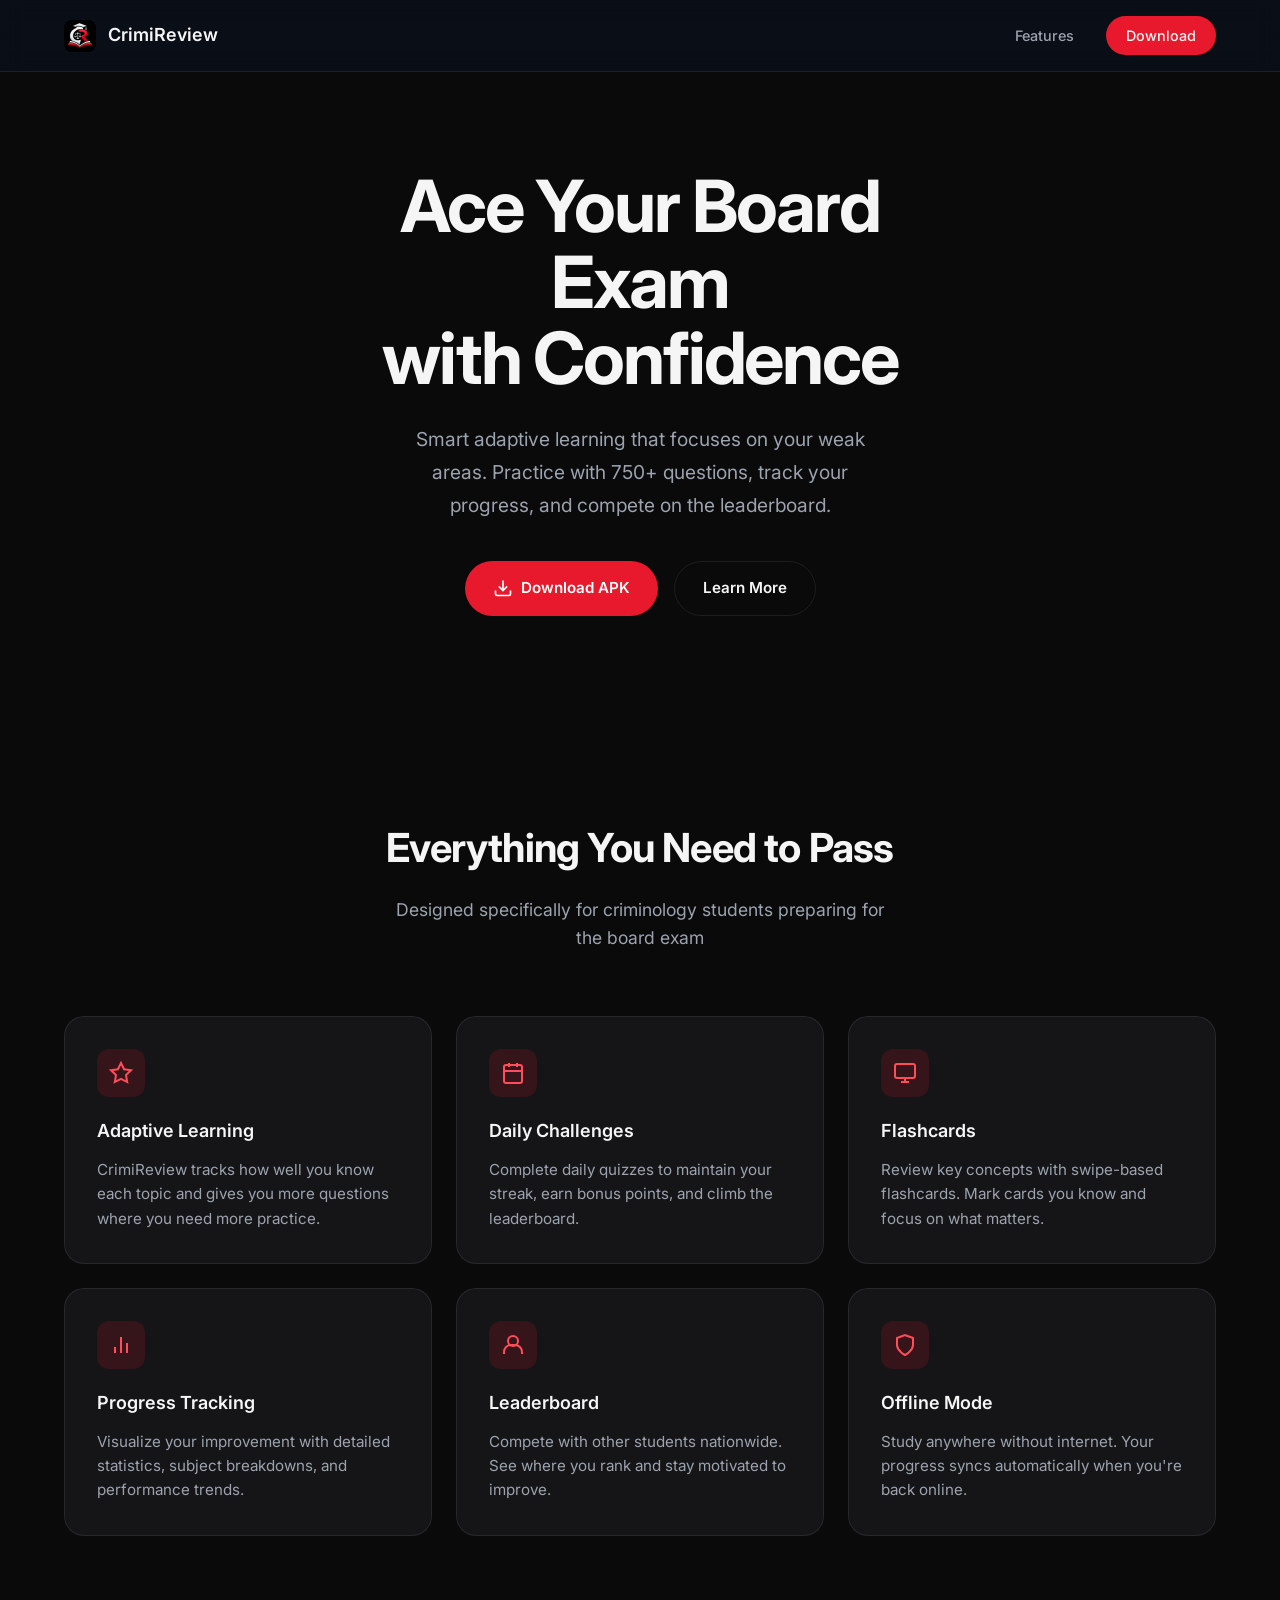
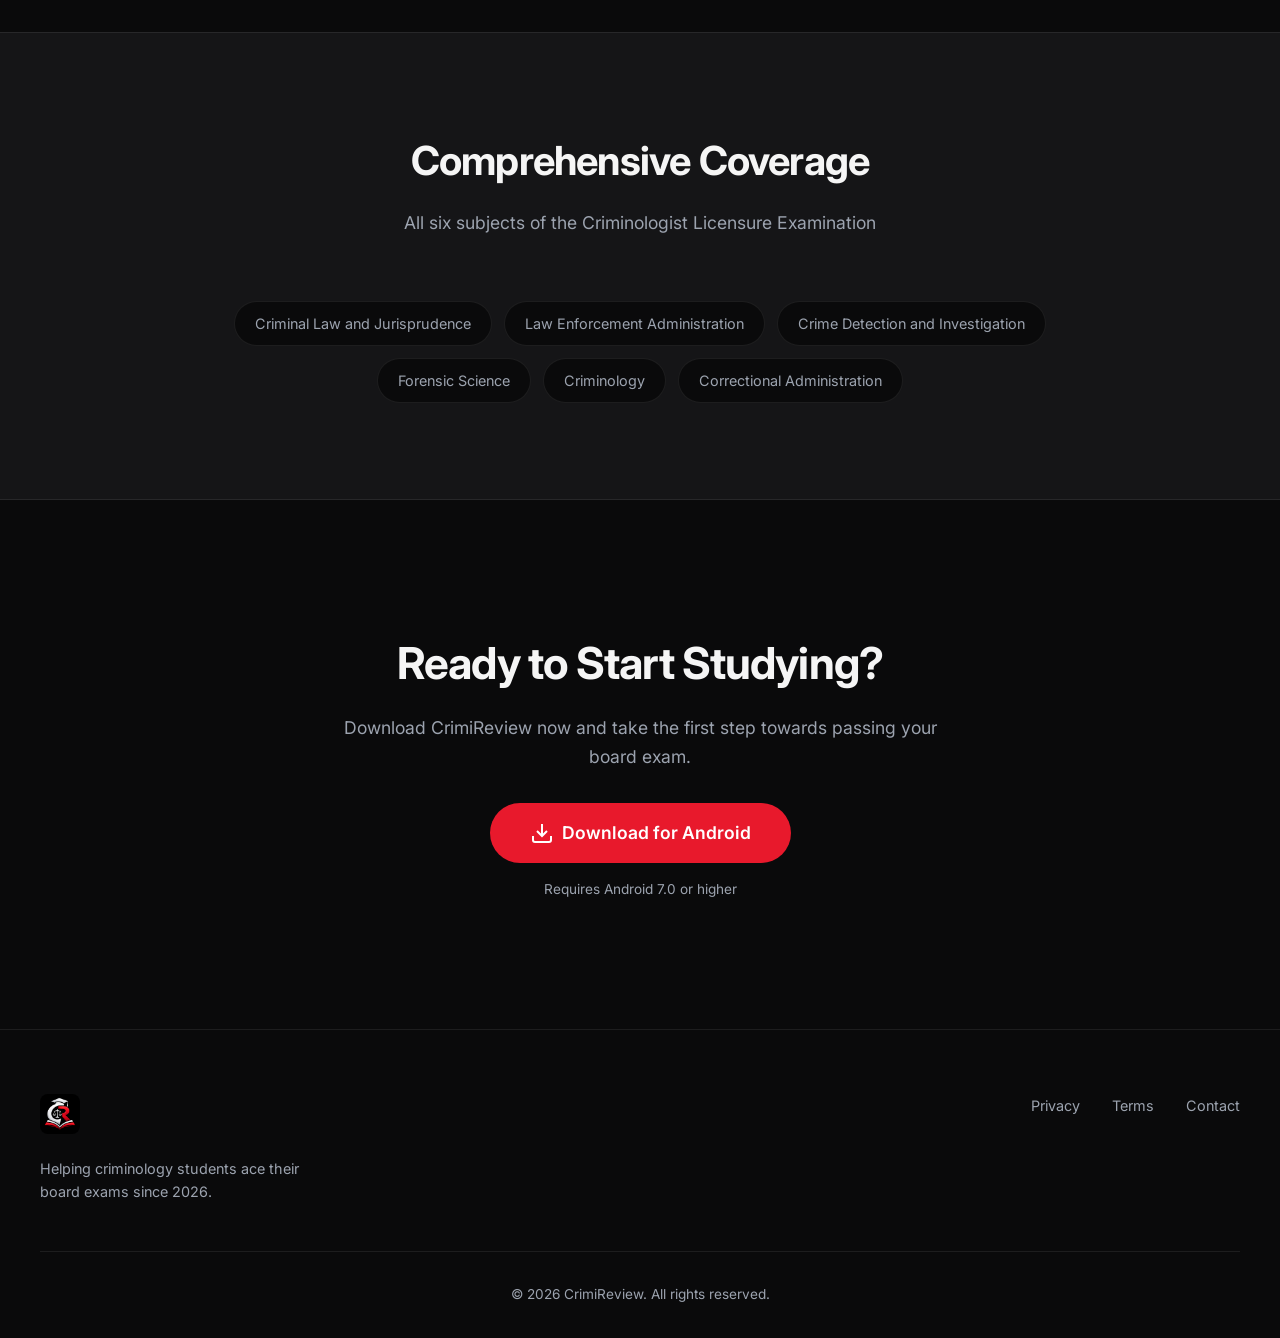
<file: index.html>
<!DOCTYPE html>
<html lang="en">
<head>
  <meta charset="UTF-8">
  <meta name="viewport" content="width=device-width, initial-scale=1.0">
  <title>CrimiReview</title>
  <meta name="description" content="Master your criminology board exam with adaptive learning, daily challenges, and comprehensive study materials.">
  <link rel="preconnect" href="https://fonts.googleapis.com">
  <link rel="preconnect" href="https://fonts.gstatic.com" crossorigin>
  <link href="https://fonts.googleapis.com/css2?family=Inter:wght@400;500;600;700&display=swap" rel="stylesheet">
  <link rel="icon" type="image/png" href="assets/favicon.png">
  <link rel="apple-touch-icon" href="assets/apple-touch-icon.png">
  <meta name="theme-color" content="#0A0A0B">
  <link rel="stylesheet" href="styles.css">
</head>
<body>
  <!-- Navigation -->
  <nav class="nav">
    <div class="nav-container">
      <a href="#" class="nav-logo">
        <img src="assets/logo.png" alt="CrimiReview" class="nav-logo-img">
        <span>CrimiReview</span>
      </a>
      <div class="nav-links">
        <a href="#features">Features</a>
        <a href="#download" class="nav-cta">Download</a>
      </div>
    </div>
  </nav>

  <!-- Hero Section -->
  <section class="hero">
    <div class="hero-content">
      <h1>Ace Your Board Exam<br>with Confidence</h1>
      <p class="hero-subtitle">Smart adaptive learning that focuses on your weak areas. Practice with 750+ questions, track your progress, and compete on the leaderboard.</p>
      <div class="hero-actions">
        <a href="#download" class="btn btn-primary">
          <svg width="20" height="20" viewBox="0 0 24 24" fill="none" stroke="currentColor" stroke-width="2">
            <path d="M21 15v4a2 2 0 0 1-2 2H5a2 2 0 0 1-2-2v-4"/>
            <polyline points="7 10 12 15 17 10"/>
            <line x1="12" y1="15" x2="12" y2="3"/>
          </svg>
          Download APK
        </a>
        <a href="#features" class="btn btn-secondary">Learn More</a>
      </div>
    </div>
  </section>

  <!-- Features Section -->
  <section id="features" class="features">
    <div class="section-header">
      <h2>Everything You Need to Pass</h2>
      <p>Designed specifically for criminology students preparing for the board exam</p>
    </div>
    <div class="features-grid">
      <div class="feature-card">
        <div class="feature-icon">
          <svg viewBox="0 0 24 24" fill="none" stroke="currentColor" stroke-width="2">
            <path d="M12 2l3.09 6.26L22 9.27l-5 4.87 1.18 6.88L12 17.77l-6.18 3.25L7 14.14 2 9.27l6.91-1.01L12 2z"/>
          </svg>
        </div>
        <h3>Adaptive Learning</h3>
        <p>CrimiReview tracks how well you know each topic and gives you more questions where you need more practice.</p>
      </div>
      <div class="feature-card">
        <div class="feature-icon">
          <svg viewBox="0 0 24 24" fill="none" stroke="currentColor" stroke-width="2">
            <rect x="3" y="4" width="18" height="18" rx="2" ry="2"/>
            <line x1="16" y1="2" x2="16" y2="6"/>
            <line x1="8" y1="2" x2="8" y2="6"/>
            <line x1="3" y1="10" x2="21" y2="10"/>
          </svg>
        </div>
        <h3>Daily Challenges</h3>
        <p>Complete daily quizzes to maintain your streak, earn bonus points, and climb the leaderboard.</p>
      </div>
      <div class="feature-card">
        <div class="feature-icon">
          <svg viewBox="0 0 24 24" fill="none" stroke="currentColor" stroke-width="2">
            <rect x="2" y="3" width="20" height="14" rx="2" ry="2"/>
            <line x1="8" y1="21" x2="16" y2="21"/>
            <line x1="12" y1="17" x2="12" y2="21"/>
          </svg>
        </div>
        <h3>Flashcards</h3>
        <p>Review key concepts with swipe-based flashcards. Mark cards you know and focus on what matters.</p>
      </div>
      <div class="feature-card">
        <div class="feature-icon">
          <svg viewBox="0 0 24 24" fill="none" stroke="currentColor" stroke-width="2">
            <line x1="18" y1="20" x2="18" y2="10"/>
            <line x1="12" y1="20" x2="12" y2="4"/>
            <line x1="6" y1="20" x2="6" y2="14"/>
          </svg>
        </div>
        <h3>Progress Tracking</h3>
        <p>Visualize your improvement with detailed statistics, subject breakdowns, and performance trends.</p>
      </div>
      <div class="feature-card">
        <div class="feature-icon">
          <svg viewBox="0 0 24 24" fill="none" stroke="currentColor" stroke-width="2">
            <circle cx="12" cy="8" r="5"/>
            <path d="M3 21v-2a7 7 0 0 1 7-7h4a7 7 0 0 1 7 7v2"/>
          </svg>
        </div>
        <h3>Leaderboard</h3>
        <p>Compete with other students nationwide. See where you rank and stay motivated to improve.</p>
      </div>
      <div class="feature-card">
        <div class="feature-icon">
          <svg viewBox="0 0 24 24" fill="none" stroke="currentColor" stroke-width="2">
            <path d="M12 22s8-4 8-10V5l-8-3-8 3v7c0 6 8 10 8 10z"/>
          </svg>
        </div>
        <h3>Offline Mode</h3>
        <p>Study anywhere without internet. Your progress syncs automatically when you're back online.</p>
      </div>
    </div>
  </section>

  <!-- Subjects Section -->
  <section class="subjects">
    <div class="section-header">
      <h2>Comprehensive Coverage</h2>
      <p>All six subjects of the Criminologist Licensure Examination</p>
    </div>
    <div class="subjects-list">
      <span class="subject-tag">Criminal Law and Jurisprudence</span>
      <span class="subject-tag">Law Enforcement Administration</span>
      <span class="subject-tag">Crime Detection and Investigation</span>
      <span class="subject-tag">Forensic Science</span>
      <span class="subject-tag">Criminology</span>
      <span class="subject-tag">Correctional Administration</span>
    </div>
  </section>

  <!-- Download Section -->
  <section id="download" class="download">
    <div class="download-content">
      <h2>Ready to Start Studying?</h2>
      <p>Download CrimiReview now and take the first step towards passing your board exam.</p>
      <a href="https://www.crimireview.app/download" class="btn btn-primary btn-large">
        <svg width="24" height="24" viewBox="0 0 24 24" fill="none" stroke="currentColor" stroke-width="2">
          <path d="M21 15v4a2 2 0 0 1-2 2H5a2 2 0 0 1-2-2v-4"/>
          <polyline points="7 10 12 15 17 10"/>
          <line x1="12" y1="15" x2="12" y2="3"/>
        </svg>
        Download for Android
      </a>
      <p class="download-note">Requires Android 7.0 or higher</p>
    </div>
  </section>

  <!-- Footer -->
  <footer class="footer">
    <div class="footer-content">
      <div class="footer-brand">
        <img src="assets/logo.png" alt="CrimiReview" class="footer-logo">
        <p>Helping criminology students ace their board exams since 2026.</p>
      </div>
      <div class="footer-links">
        <a href="privacy.html">Privacy</a>
        <a href="terms.html">Terms</a>
        <a href="mailto:support@crimireview.app">Contact</a>
      </div>
    </div>
    <div class="footer-bottom">
      <p>&copy; 2026 CrimiReview. All rights reserved.</p>
    </div>
  </footer>

  <script src="script.js"></script>
</body>
</html>
</file>
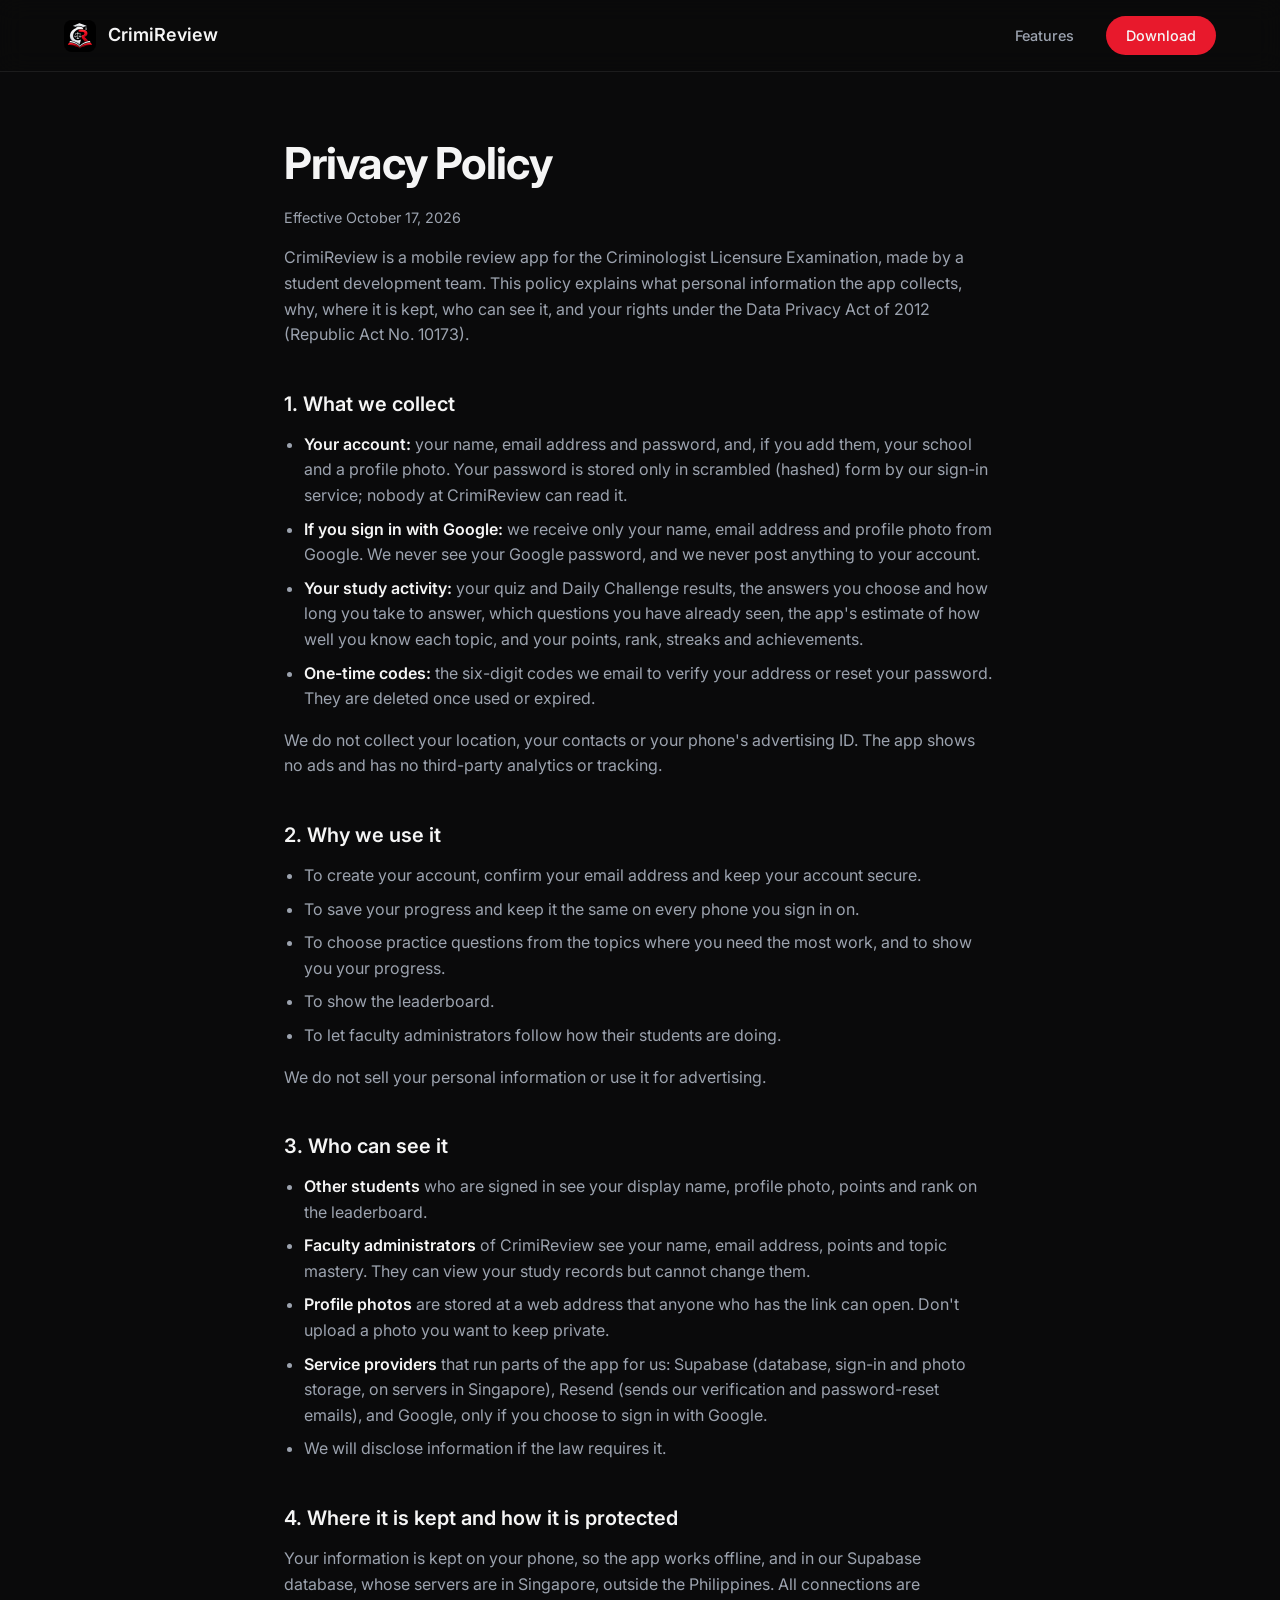
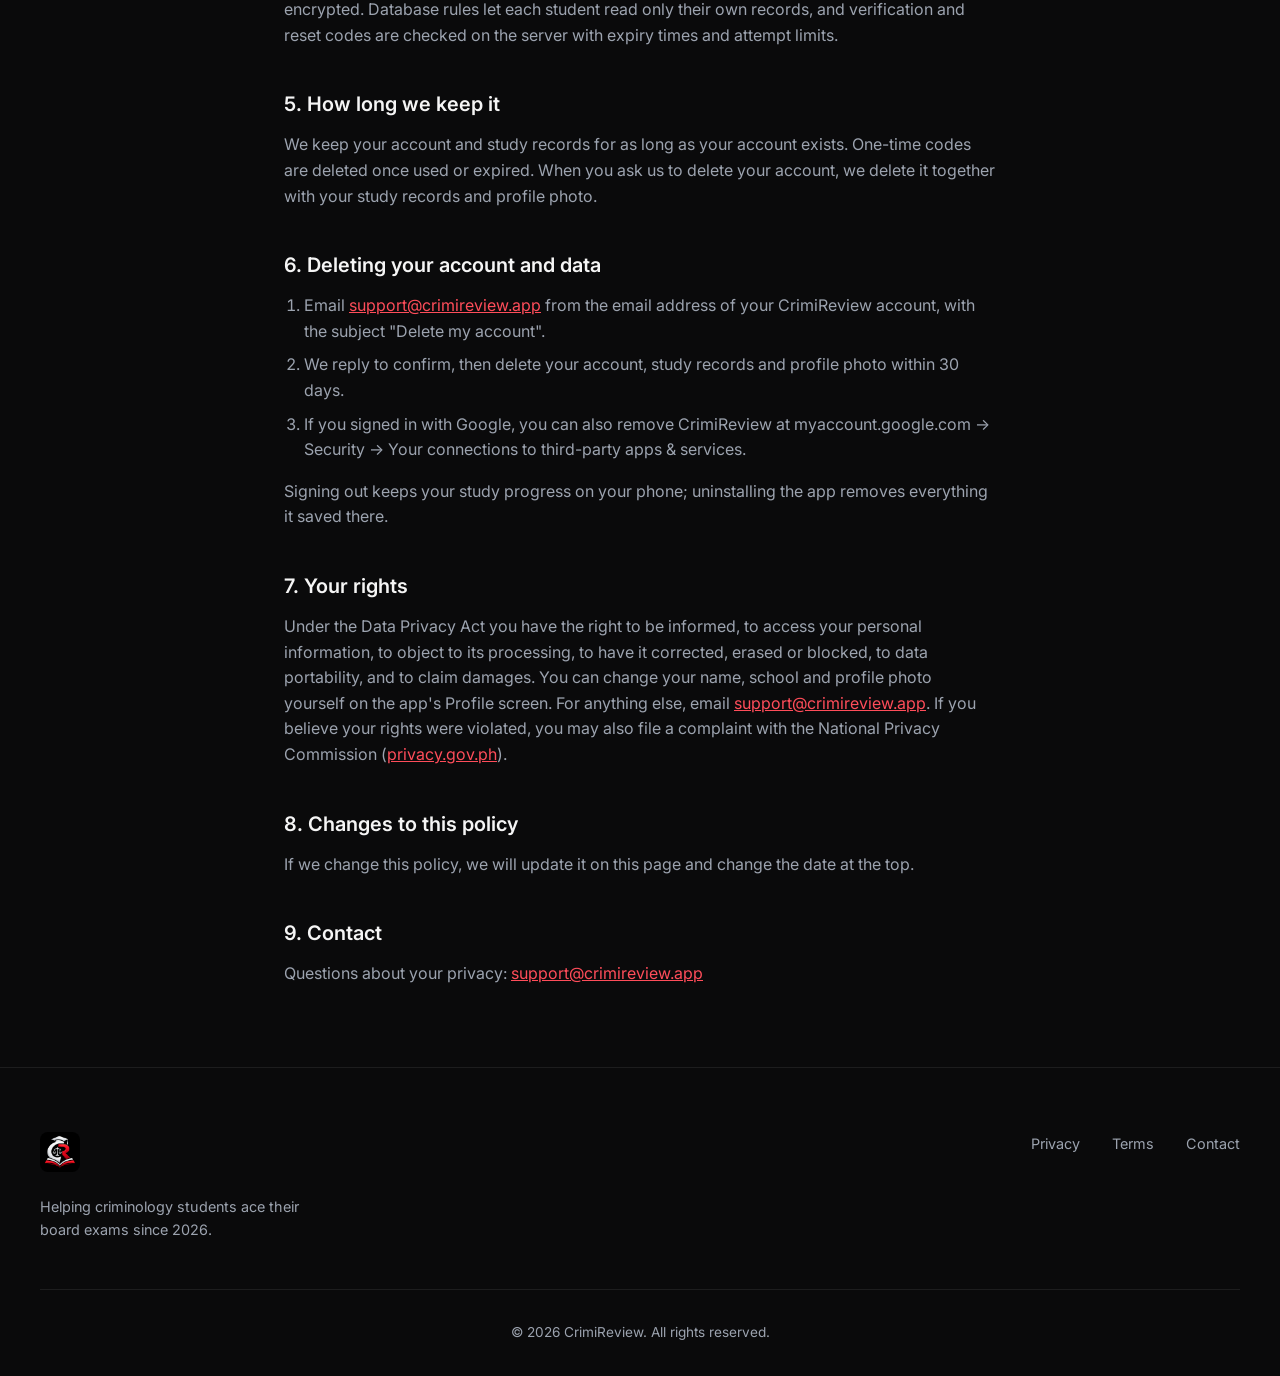
<file: privacy.html>
<!DOCTYPE html>
<html lang="en">
<head>
  <meta charset="UTF-8">
  <meta name="viewport" content="width=device-width, initial-scale=1.0">
  <title>Privacy Policy · CrimiReview</title>
  <meta name="description" content="What personal information CrimiReview collects, why, where it is kept, who can see it, and your rights under the Data Privacy Act of 2012.">
  <link rel="preconnect" href="https://fonts.googleapis.com">
  <link rel="preconnect" href="https://fonts.gstatic.com" crossorigin>
  <link href="https://fonts.googleapis.com/css2?family=Inter:wght@400;500;600;700&display=swap" rel="stylesheet">
  <link rel="icon" type="image/png" href="assets/favicon.png">
  <link rel="apple-touch-icon" href="assets/apple-touch-icon.png">
  <meta name="theme-color" content="#0A0A0B">
  <link rel="stylesheet" href="styles.css">
</head>
<body>
  <nav class="nav">
    <div class="nav-container">
      <a href="index.html" class="nav-logo">
        <img src="assets/logo.png" alt="CrimiReview" class="nav-logo-img">
        <span>CrimiReview</span>
      </a>
      <div class="nav-links">
        <a href="index.html#features">Features</a>
        <a href="index.html#download" class="nav-cta">Download</a>
      </div>
    </div>
  </nav>

  <main class="legal">
    <h1>Privacy Policy</h1>
    <p class="legal-date">Effective October 17, 2026</p>

    <p>CrimiReview is a mobile review app for the Criminologist Licensure Examination, made by a student development team. This policy explains what personal information the app collects, why, where it is kept, who can see it, and your rights under the Data Privacy Act of 2012 (Republic Act No. 10173).</p>

    <h2>1. What we collect</h2>
    <ul>
      <li><strong>Your account:</strong> your name, email address and password, and, if you add them, your school and a profile photo. Your password is stored only in scrambled (hashed) form by our sign-in service; nobody at CrimiReview can read it.</li>
      <li><strong>If you sign in with Google:</strong> we receive only your name, email address and profile photo from Google. We never see your Google password, and we never post anything to your account.</li>
      <li><strong>Your study activity:</strong> your quiz and Daily Challenge results, the answers you choose and how long you take to answer, which questions you have already seen, the app's estimate of how well you know each topic, and your points, rank, streaks and achievements.</li>
      <li><strong>One-time codes:</strong> the six-digit codes we email to verify your address or reset your password. They are deleted once used or expired.</li>
    </ul>
    <p>We do not collect your location, your contacts or your phone's advertising ID. The app shows no ads and has no third-party analytics or tracking.</p>

    <h2>2. Why we use it</h2>
    <ul>
      <li>To create your account, confirm your email address and keep your account secure.</li>
      <li>To save your progress and keep it the same on every phone you sign in on.</li>
      <li>To choose practice questions from the topics where you need the most work, and to show you your progress.</li>
      <li>To show the leaderboard.</li>
      <li>To let faculty administrators follow how their students are doing.</li>
    </ul>
    <p>We do not sell your personal information or use it for advertising.</p>

    <h2>3. Who can see it</h2>
    <ul>
      <li><strong>Other students</strong> who are signed in see your display name, profile photo, points and rank on the leaderboard.</li>
      <li><strong>Faculty administrators</strong> of CrimiReview see your name, email address, points and topic mastery. They can view your study records but cannot change them.</li>
      <li><strong>Profile photos</strong> are stored at a web address that anyone who has the link can open. Don't upload a photo you want to keep private.</li>
      <li><strong>Service providers</strong> that run parts of the app for us: Supabase (database, sign-in and photo storage, on servers in Singapore), Resend (sends our verification and password-reset emails), and Google, only if you choose to sign in with Google.</li>
      <li>We will disclose information if the law requires it.</li>
    </ul>

    <h2>4. Where it is kept and how it is protected</h2>
    <p>Your information is kept on your phone, so the app works offline, and in our Supabase database, whose servers are in Singapore, outside the Philippines. All connections are encrypted. Database rules let each student read only their own records, and verification and reset codes are checked on the server with expiry times and attempt limits.</p>

    <h2>5. How long we keep it</h2>
    <p>We keep your account and study records for as long as your account exists. One-time codes are deleted once used or expired. When you ask us to delete your account, we delete it together with your study records and profile photo.</p>

    <h2 id="delete-your-data">6. Deleting your account and data</h2>
    <ol>
      <li>Email <a href="mailto:support@crimireview.app?subject=Delete%20my%20CrimiReview%20account">support@crimireview.app</a> from the email address of your CrimiReview account, with the subject "Delete my account".</li>
      <li>We reply to confirm, then delete your account, study records and profile photo within 30 days.</li>
      <li>If you signed in with Google, you can also remove CrimiReview at myaccount.google.com → Security → Your connections to third-party apps &amp; services.</li>
    </ol>
    <p>Signing out keeps your study progress on your phone; uninstalling the app removes everything it saved there.</p>

    <h2>7. Your rights</h2>
    <p>Under the Data Privacy Act you have the right to be informed, to access your personal information, to object to its processing, to have it corrected, erased or blocked, to data portability, and to claim damages. You can change your name, school and profile photo yourself on the app's Profile screen. For anything else, email <a href="mailto:support@crimireview.app">support@crimireview.app</a>. If you believe your rights were violated, you may also file a complaint with the National Privacy Commission (<a href="https://privacy.gov.ph" rel="noopener">privacy.gov.ph</a>).</p>

    <h2>8. Changes to this policy</h2>
    <p>If we change this policy, we will update it on this page and change the date at the top.</p>

    <h2>9. Contact</h2>
    <p>Questions about your privacy: <a href="mailto:support@crimireview.app">support@crimireview.app</a></p>
  </main>

  <footer class="footer">
    <div class="footer-content">
      <div class="footer-brand">
        <img src="assets/logo.png" alt="CrimiReview" class="footer-logo">
        <p>Helping criminology students ace their board exams since 2026.</p>
      </div>
      <div class="footer-links">
        <a href="privacy.html">Privacy</a>
        <a href="terms.html">Terms</a>
        <a href="mailto:support@crimireview.app">Contact</a>
      </div>
    </div>
    <div class="footer-bottom">
      <p>&copy; 2026 CrimiReview. All rights reserved.</p>
    </div>
  </footer>
</body>
</html>
</file>
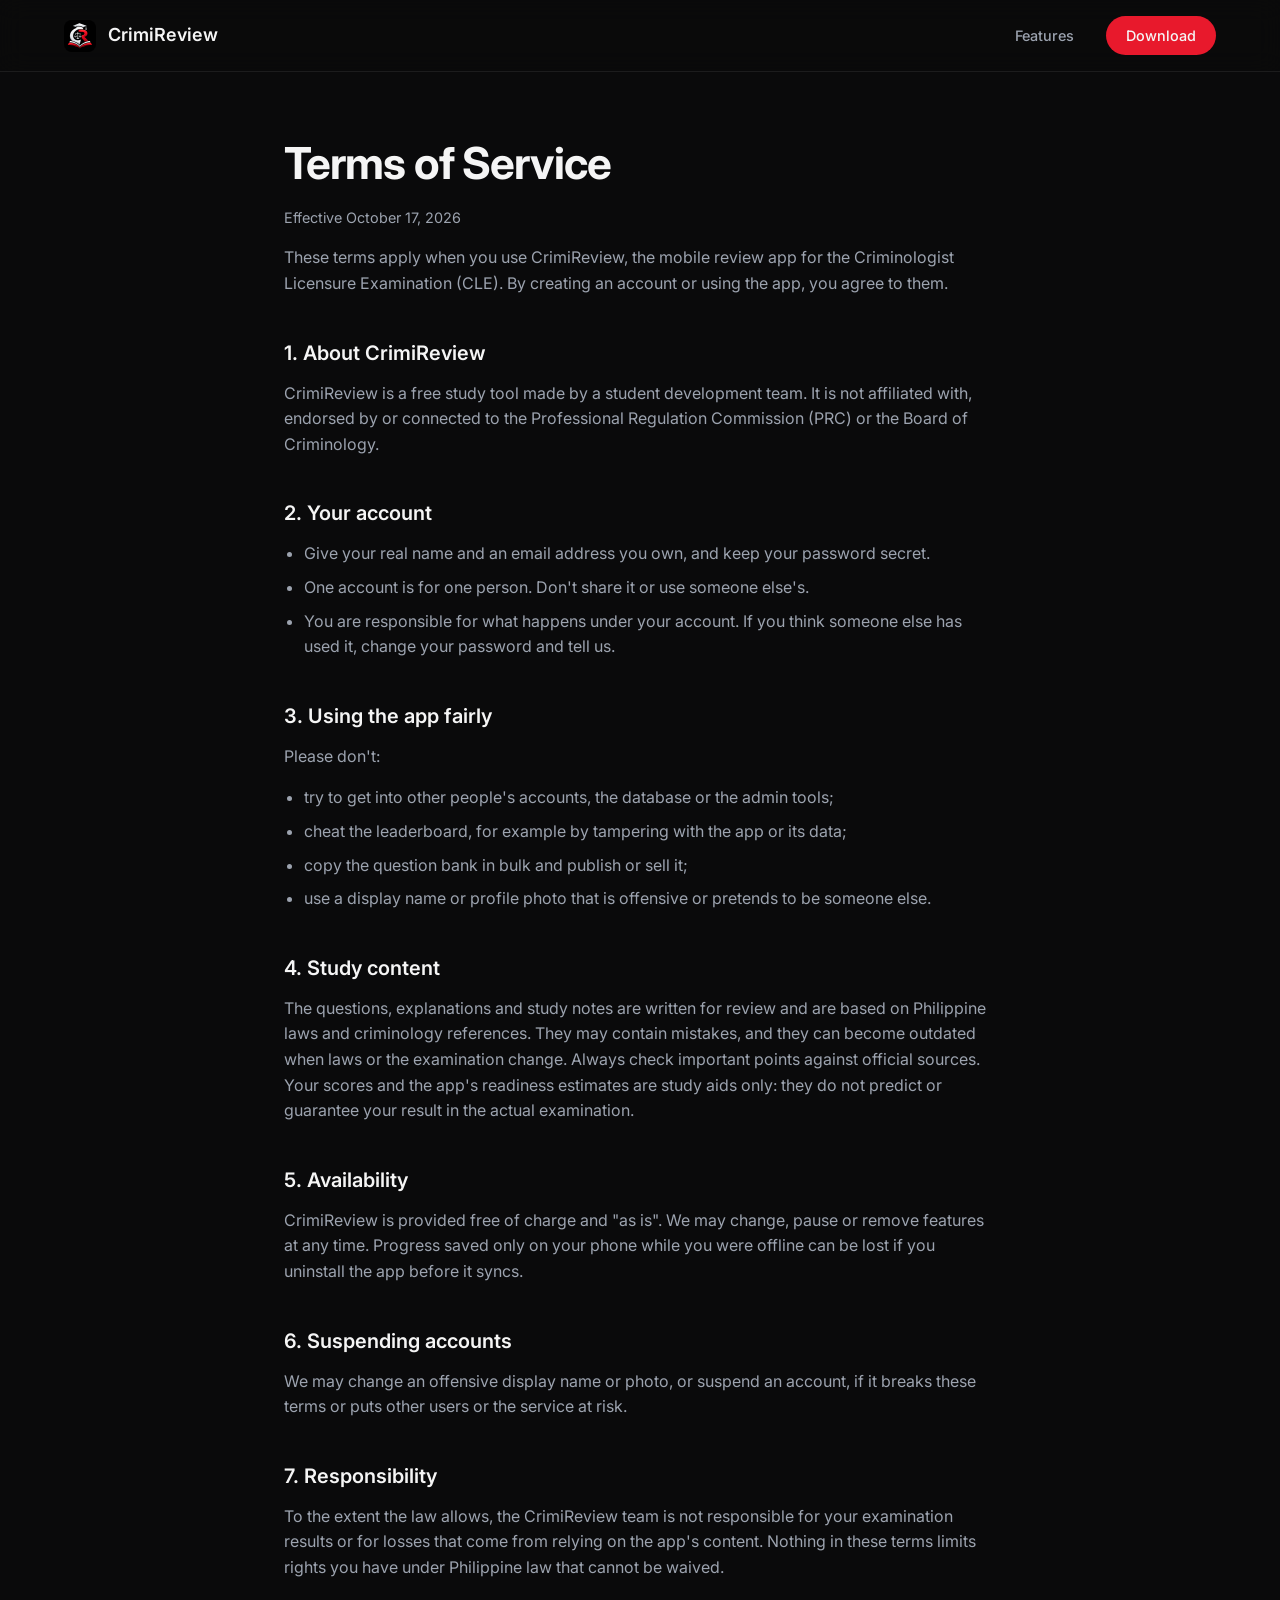
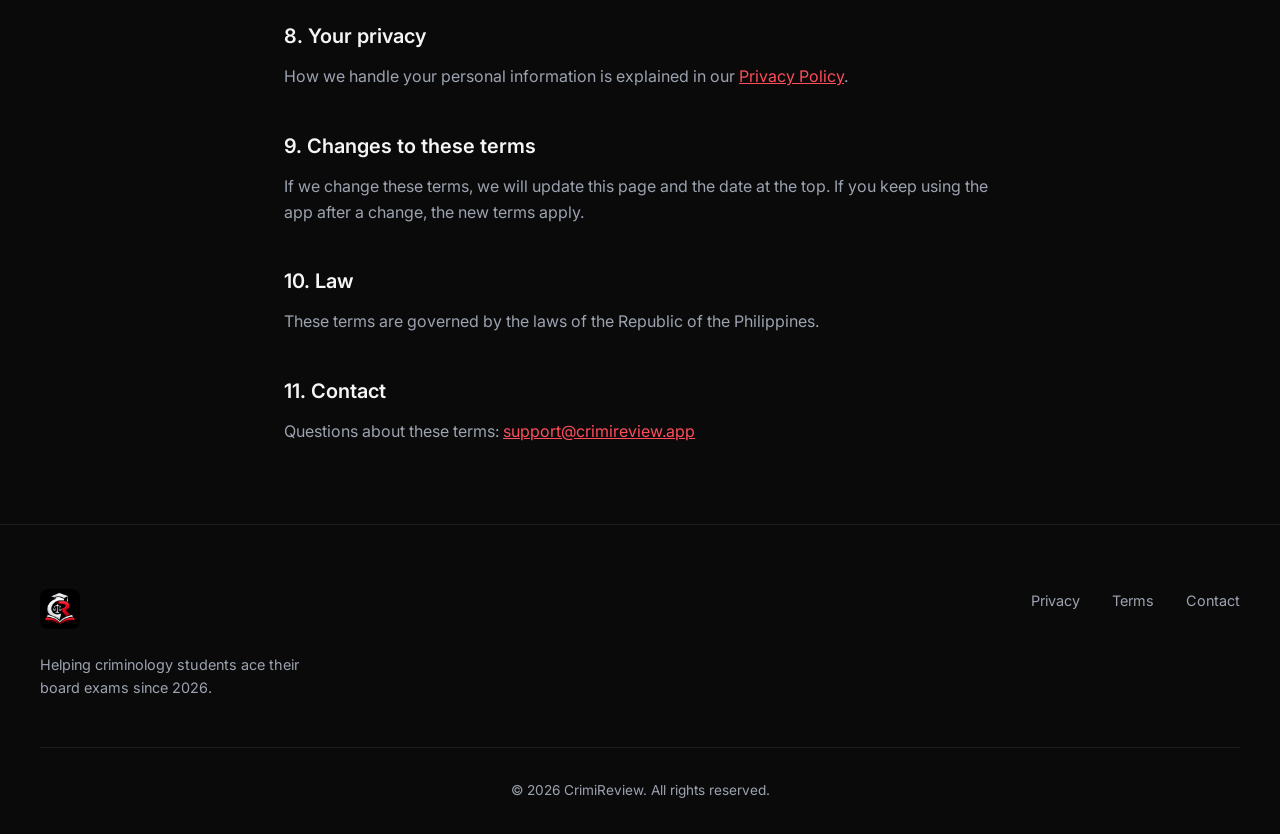
<file: terms.html>
<!DOCTYPE html>
<html lang="en">
<head>
  <meta charset="UTF-8">
  <meta name="viewport" content="width=device-width, initial-scale=1.0">
  <title>Terms of Service · CrimiReview</title>
  <meta name="description" content="The terms for using CrimiReview, the review app for the Criminologist Licensure Examination.">
  <link rel="preconnect" href="https://fonts.googleapis.com">
  <link rel="preconnect" href="https://fonts.gstatic.com" crossorigin>
  <link href="https://fonts.googleapis.com/css2?family=Inter:wght@400;500;600;700&display=swap" rel="stylesheet">
  <link rel="icon" type="image/png" href="assets/favicon.png">
  <link rel="apple-touch-icon" href="assets/apple-touch-icon.png">
  <meta name="theme-color" content="#0A0A0B">
  <link rel="stylesheet" href="styles.css">
</head>
<body>
  <nav class="nav">
    <div class="nav-container">
      <a href="index.html" class="nav-logo">
        <img src="assets/logo.png" alt="CrimiReview" class="nav-logo-img">
        <span>CrimiReview</span>
      </a>
      <div class="nav-links">
        <a href="index.html#features">Features</a>
        <a href="index.html#download" class="nav-cta">Download</a>
      </div>
    </div>
  </nav>

  <main class="legal">
    <h1>Terms of Service</h1>
    <p class="legal-date">Effective October 17, 2026</p>

    <p>These terms apply when you use CrimiReview, the mobile review app for the Criminologist Licensure Examination (CLE). By creating an account or using the app, you agree to them.</p>

    <h2>1. About CrimiReview</h2>
    <p>CrimiReview is a free study tool made by a student development team. It is not affiliated with, endorsed by or connected to the Professional Regulation Commission (PRC) or the Board of Criminology.</p>

    <h2>2. Your account</h2>
    <ul>
      <li>Give your real name and an email address you own, and keep your password secret.</li>
      <li>One account is for one person. Don't share it or use someone else's.</li>
      <li>You are responsible for what happens under your account. If you think someone else has used it, change your password and tell us.</li>
    </ul>

    <h2>3. Using the app fairly</h2>
    <p>Please don't:</p>
    <ul>
      <li>try to get into other people's accounts, the database or the admin tools;</li>
      <li>cheat the leaderboard, for example by tampering with the app or its data;</li>
      <li>copy the question bank in bulk and publish or sell it;</li>
      <li>use a display name or profile photo that is offensive or pretends to be someone else.</li>
    </ul>

    <h2>4. Study content</h2>
    <p>The questions, explanations and study notes are written for review and are based on Philippine laws and criminology references. They may contain mistakes, and they can become outdated when laws or the examination change. Always check important points against official sources. Your scores and the app's readiness estimates are study aids only: they do not predict or guarantee your result in the actual examination.</p>

    <h2>5. Availability</h2>
    <p>CrimiReview is provided free of charge and "as is". We may change, pause or remove features at any time. Progress saved only on your phone while you were offline can be lost if you uninstall the app before it syncs.</p>

    <h2>6. Suspending accounts</h2>
    <p>We may change an offensive display name or photo, or suspend an account, if it breaks these terms or puts other users or the service at risk.</p>

    <h2>7. Responsibility</h2>
    <p>To the extent the law allows, the CrimiReview team is not responsible for your examination results or for losses that come from relying on the app's content. Nothing in these terms limits rights you have under Philippine law that cannot be waived.</p>

    <h2>8. Your privacy</h2>
    <p>How we handle your personal information is explained in our <a href="privacy.html">Privacy Policy</a>.</p>

    <h2>9. Changes to these terms</h2>
    <p>If we change these terms, we will update this page and the date at the top. If you keep using the app after a change, the new terms apply.</p>

    <h2>10. Law</h2>
    <p>These terms are governed by the laws of the Republic of the Philippines.</p>

    <h2>11. Contact</h2>
    <p>Questions about these terms: <a href="mailto:support@crimireview.app">support@crimireview.app</a></p>
  </main>

  <footer class="footer">
    <div class="footer-content">
      <div class="footer-brand">
        <img src="assets/logo.png" alt="CrimiReview" class="footer-logo">
        <p>Helping criminology students ace their board exams since 2026.</p>
      </div>
      <div class="footer-links">
        <a href="privacy.html">Privacy</a>
        <a href="terms.html">Terms</a>
        <a href="mailto:support@crimireview.app">Contact</a>
      </div>
    </div>
    <div class="footer-bottom">
      <p>&copy; 2026 CrimiReview. All rights reserved.</p>
    </div>
  </footer>
</body>
</html>
</file>
<file: styles.css>
/* Hallmark · pre-emit critique: P5 H4 E5 S4 R5 V4 */

:root {
  --color-bg: #0A0A0B;
  --color-surface: #151517;
  --color-surface-hover: #1F1F22;
  /* The logo's red (app: AppPalette, dark mode). */
  --color-accent: #E8192C;
  --color-accent-light: #FF4D5A;
  --color-accent-glow: rgba(232, 25, 44, 0.15);
  --color-text: #F5F5F5;
  --color-text-muted: #9CA3AF;
  --color-border: rgba(255, 255, 255, 0.08);
  --font-body: 'Inter', -apple-system, BlinkMacSystemFont, sans-serif;
  --radius-sm: 8px;
  --radius-md: 12px;
  --radius-lg: 20px;
  --radius-full: 9999px;
}

*, *::before, *::after {
  box-sizing: border-box;
  margin: 0;
  padding: 0;
}

html {
  scroll-behavior: smooth;
  overflow-x: clip;
}

body {
  font-family: var(--font-body);
  background: var(--color-bg);
  color: var(--color-text);
  line-height: 1.6;
  overflow-x: clip;
  -webkit-font-smoothing: antialiased;
}

/* Navigation */
.nav {
  position: fixed;
  top: 0;
  left: 0;
  right: 0;
  z-index: 100;
  padding: 1rem 0;
  background: rgba(10, 10, 11, 0.8);
  backdrop-filter: blur(12px);
  border-bottom: 1px solid var(--color-border);
}

.nav-container {
  max-width: 1200px;
  margin: 0 auto;
  padding: 0 1.5rem;
  display: flex;
  align-items: center;
  justify-content: space-between;
}

.nav-logo {
  display: flex;
  align-items: center;
  gap: 0.75rem;
  text-decoration: none;
  color: var(--color-text);
  font-weight: 600;
  font-size: 1.125rem;
}

.nav-logo-img {
  width: 32px;
  height: 32px;
  border-radius: var(--radius-sm);
}

.nav-links {
  display: flex;
  align-items: center;
  gap: 2rem;
}

.nav-links a {
  text-decoration: none;
  color: var(--color-text-muted);
  font-size: 0.9rem;
  font-weight: 500;
  transition: color 0.2s;
}

.nav-links a:hover {
  color: var(--color-text);
}

.nav-cta {
  background: var(--color-accent);
  color: var(--color-text) !important;
  padding: 0.5rem 1.25rem;
  border-radius: var(--radius-full);
  transition: background 0.2s, transform 0.2s !important;
}

.nav-cta:hover {
  background: var(--color-accent-light);
  transform: translateY(-1px);
}

/* Buttons */
.btn {
  display: inline-flex;
  align-items: center;
  gap: 0.5rem;
  padding: 0.875rem 1.75rem;
  border-radius: var(--radius-full);
  font-weight: 600;
  font-size: 0.95rem;
  text-decoration: none;
  transition: all 0.2s;
  cursor: pointer;
  border: none;
}

.btn-primary {
  background: var(--color-accent);
  color: white;
}

.btn-primary:hover {
  background: var(--color-accent-light);
  transform: translateY(-2px);
  box-shadow: 0 8px 30px var(--color-accent-glow);
}

.btn-secondary {
  background: transparent;
  color: var(--color-text);
  border: 1px solid var(--color-border);
}

.btn-secondary:hover {
  background: var(--color-surface);
  border-color: var(--color-text-muted);
}

.btn-large {
  padding: 1rem 2.5rem;
  font-size: 1.1rem;
}

/* Hero Section */
.hero {
  min-height: 80vh;
  padding: 10rem 1.5rem 6rem;
  max-width: 800px;
  margin: 0 auto;
  display: flex;
  flex-direction: column;
  align-items: center;
  justify-content: center;
  text-align: center;
}

.hero-content {
  max-width: 650px;
}

.hero-badge {
  display: inline-block;
  padding: 0.5rem 1.25rem;
  background: var(--color-accent-glow);
  color: var(--color-accent-light);
  border-radius: var(--radius-full);
  font-size: 0.8rem;
  font-weight: 500;
  margin-bottom: 2rem;
  border: 1px solid rgba(232, 25, 44, 0.2);
  text-transform: uppercase;
  letter-spacing: 0.05em;
}

.hero h1 {
  font-size: clamp(2.5rem, 7vw, 4.5rem);
  font-weight: 700;
  line-height: 1.05;
  margin-bottom: 1.75rem;
  letter-spacing: -0.03em;
}

.hero-subtitle {
  font-size: 1.2rem;
  color: var(--color-text-muted);
  margin-bottom: 2.5rem;
  max-width: 500px;
  margin-left: auto;
  margin-right: auto;
  line-height: 1.7;
}

.hero-actions {
  display: flex;
  gap: 1rem;
  justify-content: center;
  flex-wrap: wrap;
}

.phone-mockup {
  position: relative;
  width: 260px;
  height: 540px;
  background: var(--color-surface);
  border-radius: 40px;
  padding: 10px;
  box-shadow: 
    0 50px 100px -20px rgba(0, 0, 0, 0.5),
    0 0 0 1px var(--color-border),
    inset 0 0 0 1px rgba(255, 255, 255, 0.05);
}

.phone-mockup::before {
  content: '';
  position: absolute;
  top: 18px;
  left: 50%;
  transform: translateX(-50%);
  width: 70px;
  height: 22px;
  background: var(--color-bg);
  border-radius: 20px;
  z-index: 10;
}

.phone-mockup img {
  width: 100%;
  height: 100%;
  object-fit: cover;
  border-radius: 30px;
  background: linear-gradient(180deg, var(--color-surface) 0%, var(--color-bg) 100%);
}

.hero-stats {
  display: flex;
  gap: 4rem;
  justify-content: center;
  padding: 2rem 3rem;
  background: var(--color-surface);
  border-radius: var(--radius-lg);
  border: 1px solid var(--color-border);
}

.stat {
  display: flex;
  flex-direction: column;
  align-items: center;
}

.stat-number {
  font-size: 2rem;
  font-weight: 700;
  color: var(--color-accent-light);
}

.stat-label {
  font-size: 0.875rem;
  color: var(--color-text-muted);
}

/* Section Header */
.section-header {
  text-align: center;
  margin-bottom: 4rem;
}

.section-header h2 {
  font-size: clamp(2rem, 4vw, 2.5rem);
  font-weight: 700;
  margin-bottom: 1rem;
  letter-spacing: -0.02em;
}

.section-header p {
  color: var(--color-text-muted);
  font-size: 1.1rem;
  max-width: 500px;
  margin: 0 auto;
}

/* Features Section */
.features {
  padding: 6rem 1.5rem;
  max-width: 1200px;
  margin: 0 auto;
}

.features-grid {
  display: grid;
  grid-template-columns: repeat(auto-fit, minmax(min(100%, 320px), 1fr));
  gap: 1.5rem;
}

.feature-card {
  background: var(--color-surface);
  border: 1px solid var(--color-border);
  border-radius: var(--radius-lg);
  padding: 2rem;
  transition: transform 0.2s, border-color 0.2s;
}

.feature-card:hover {
  transform: translateY(-4px);
  border-color: rgba(232, 25, 44, 0.3);
}

.feature-icon {
  width: 48px;
  height: 48px;
  background: var(--color-accent-glow);
  border-radius: var(--radius-md);
  display: flex;
  align-items: center;
  justify-content: center;
  margin-bottom: 1.25rem;
}

.feature-icon svg {
  width: 24px;
  height: 24px;
  stroke: var(--color-accent-light);
}

.feature-card h3 {
  font-size: 1.125rem;
  font-weight: 600;
  margin-bottom: 0.75rem;
}

.feature-card p {
  color: var(--color-text-muted);
  font-size: 0.95rem;
  line-height: 1.6;
}

/* Subjects Section */
.subjects {
  padding: 6rem 1.5rem;
  background: var(--color-surface);
  border-top: 1px solid var(--color-border);
  border-bottom: 1px solid var(--color-border);
}

.subjects-list {
  display: flex;
  flex-wrap: wrap;
  justify-content: center;
  gap: 0.75rem;
  max-width: 900px;
  margin: 0 auto;
}

.subject-tag {
  padding: 0.625rem 1.25rem;
  background: var(--color-bg);
  border: 1px solid var(--color-border);
  border-radius: var(--radius-full);
  font-size: 0.9rem;
  color: var(--color-text-muted);
  transition: all 0.2s;
}

.subject-tag:hover {
  border-color: var(--color-accent);
  color: var(--color-accent-light);
}

/* Download Section */
.download {
  padding: 8rem 1.5rem;
  text-align: center;
}

.download-content {
  max-width: 600px;
  margin: 0 auto;
}

.download h2 {
  font-size: clamp(2rem, 4vw, 2.75rem);
  font-weight: 700;
  margin-bottom: 1rem;
  letter-spacing: -0.02em;
}

.download > .download-content > p:first-of-type {
  color: var(--color-text-muted);
  font-size: 1.1rem;
  margin-bottom: 2rem;
}

.download-note {
  margin-top: 1rem;
  font-size: 0.85rem;
  color: var(--color-text-muted);
}

/* Footer */
.footer {
  padding: 4rem 1.5rem 2rem;
  border-top: 1px solid var(--color-border);
}

.footer-content {
  max-width: 1200px;
  margin: 0 auto;
  display: flex;
  justify-content: space-between;
  align-items: flex-start;
  gap: 2rem;
  margin-bottom: 3rem;
}

.footer-brand {
  max-width: 300px;
}

.footer-logo {
  width: 40px;
  height: 40px;
  border-radius: var(--radius-sm);
  margin-bottom: 1rem;
}

.footer-brand p {
  color: var(--color-text-muted);
  font-size: 0.9rem;
}

.footer-links {
  display: flex;
  gap: 2rem;
}

.footer-links a {
  color: var(--color-text-muted);
  text-decoration: none;
  font-size: 0.9rem;
  transition: color 0.2s;
}

.footer-links a:hover {
  color: var(--color-text);
}

.footer-bottom {
  max-width: 1200px;
  margin: 0 auto;
  padding-top: 2rem;
  border-top: 1px solid var(--color-border);
  text-align: center;
}

.footer-bottom p {
  color: var(--color-text-muted);
  font-size: 0.85rem;
}

/* Privacy Policy and Terms of Service pages */
.legal {
  max-width: 760px;
  margin: 0 auto;
  padding: 8rem 1.5rem 4rem;
}

.legal h1 {
  font-size: clamp(2rem, 5vw, 2.75rem);
  font-weight: 700;
  letter-spacing: -0.02em;
  margin-bottom: 0.5rem;
}

.legal-date {
  color: var(--color-text-muted);
  font-size: 0.9rem;
  margin-bottom: 2rem;
}

.legal h2 {
  font-size: 1.25rem;
  font-weight: 600;
  margin: 2.5rem 0 0.75rem;
  scroll-margin-top: 6rem;
}

.legal p,
.legal li {
  color: var(--color-text-muted);
}

.legal p {
  margin-bottom: 1rem;
}

.legal ul,
.legal ol {
  padding-left: 1.25rem;
  margin-bottom: 1rem;
}

.legal li {
  margin-bottom: 0.5rem;
}

.legal strong {
  color: var(--color-text);
  font-weight: 600;
}

.legal a {
  color: var(--color-accent-light);
  overflow-wrap: anywhere;
}

/* Responsive */
@media (max-width: 768px) {
  .hero {
    padding: 7rem 1.25rem 4rem;
    min-height: auto;
  }

  .hero-content {
    max-width: 100%;
  }

  .hero h1 {
    font-size: 2.25rem;
    line-height: 1.15;
  }

  .hero h1 br {
    display: none;
  }

  .hero-subtitle {
    font-size: 1rem;
    padding: 0 0.5rem;
  }

  .features {
    padding: 4rem 1.25rem;
  }

  .section-header h2 {
    font-size: 1.75rem;
  }

  .subjects {
    padding: 4rem 1.25rem;
  }

  .download {
    padding: 5rem 1.25rem;
  }

  .download h2 {
    font-size: 1.75rem;
  }
}

@media (max-width: 480px) {
  .nav-container {
    padding: 0 1rem;
  }

  .nav-links a:not(.nav-cta) {
    display: none;
  }

  .nav-cta {
    padding: 0.4rem 1rem;
    font-size: 0.85rem;
  }

  .hero {
    padding: 6rem 1rem 3rem;
  }

  .hero h1 {
    font-size: 1.75rem;
  }

  .hero-subtitle {
    font-size: 0.95rem;
    line-height: 1.6;
  }

  .hero-actions {
    flex-direction: column;
    width: 100%;
  }

  .hero-actions .btn {
    width: 100%;
    max-width: 100%;
    justify-content: center;
  }

  .btn {
    padding: 0.75rem 1.5rem;
    font-size: 0.9rem;
  }

  .features {
    padding: 3rem 1rem;
  }

  .features-grid {
    gap: 1rem;
  }

  .section-header {
    margin-bottom: 2rem;
  }

  .section-header h2 {
    font-size: 1.5rem;
  }

  .section-header p {
    font-size: 0.95rem;
  }

  .feature-card {
    padding: 1.25rem;
  }

  .feature-card h3 {
    font-size: 1rem;
  }

  .feature-card p {
    font-size: 0.875rem;
  }

  .subjects {
    padding: 3rem 1rem;
  }

  .subjects-list {
    gap: 0.5rem;
  }

  .subject-tag {
    padding: 0.5rem 1rem;
    font-size: 0.8rem;
  }

  .download {
    padding: 4rem 1rem;
  }

  .download h2 {
    font-size: 1.5rem;
  }

  .download-content > p {
    font-size: 0.95rem;
  }

  .footer {
    padding: 3rem 1rem 1.5rem;
  }

  .legal {
    padding: 6rem 1rem 3rem;
  }

  .footer-content {
    flex-direction: column;
    align-items: center;
    text-align: center;
    gap: 1.5rem;
  }

  .footer-brand {
    max-width: 100%;
  }

  .footer-links {
    gap: 1.5rem;
  }
}

/* Accessibility */
@media (prefers-reduced-motion: reduce) {
  html {
    scroll-behavior: auto;
  }
  
  *, *::before, *::after {
    transition: none !important;
    animation: none !important;
  }
}

/* Focus states */
a:focus-visible,
button:focus-visible {
  outline: 2px solid var(--color-accent);
  outline-offset: 2px;
}
</file>
